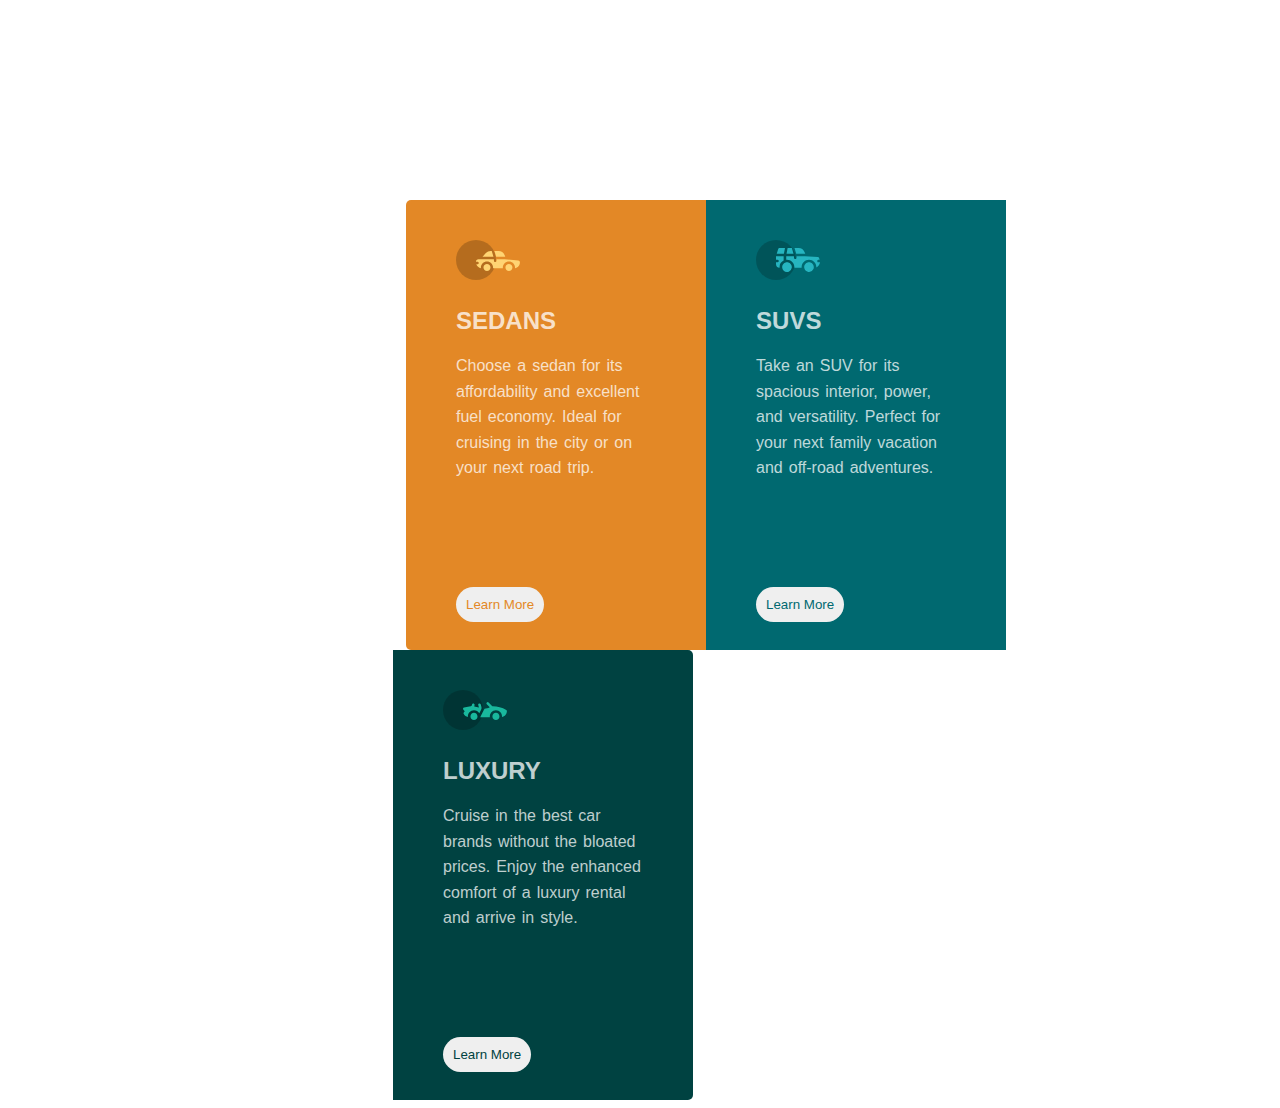
<file: index.html>
<!DOCTYPE html>
<html lang="en">
<head>
    <meta charset="UTF-8">
    <meta http-equiv="X-UA-Compatible" content="IE=edge">
    <meta name="viewport" content="width=device-width, initial-scale=1.0">
    <title>
    Lilian's 3-column preview</title> 
    <link rel="stylesheet" href="index.css">
</head>
<body>
<div class="sedans">
    <img src="icon-sedans.svg" alt="sedan icon">
    <h2 class="heading">SEDANS</h2>
    <p>Choose a sedan for its affordability and excellent fuel economy. Ideal for cruising in the city or on your next road trip. </p>

    <button class="butt1"><a href="#" class="link1">Learn More</a></button>
    </div>
    <div class="suvs">
        <img src="icon-suvs.svg" alt="suv icon">
        <h2 class="heading">SUVS</h2> <p>Take an SUV for its spacious interior, power, and versatility. Perfect for your next family vacation and off-road adventures. </p>
        <button class="butt2"><a href="#" class="link2">Learn More</a></button>
</div>
    <div class="luxury">
        <img src="icon-luxury.svg" alt="luxury icon"> <h2 class="heading">LUXURY</h2> <p>  Cruise in the best car brands without the bloated prices. Enjoy the enhanced comfort of a luxury rental and arrive in style. </p>
        <button class="butt3"><a href="#" class="link3">Learn More</a></button>
</div>

</body>
</html>
</file>
<file: index.css>
body {
        margin-top: 200px;
        margin-left: 400px;
        font-size: 16px;
        font-family: 'Lexend Deca', sans-serif;
        word-spacing: 0.1rem;
        line-height: 1.6rem;
    }

    .sedans {
        box-sizing: border-box;
        width: 300px;
        height: 450px;
        background: hsl(31, 77%, 52%);
        color: hsla(0, 0%, 100%, 0.75);
        display: inline-block;
        padding: 40px 50px;
        transform: translateX(6px);
        border-bottom-left-radius: 5px;
        border-top-left-radius: 5px;
    }

    .suvs {
        box-sizing: border-box;
        width: 300px;
        height: 450px;
        background: hsl(184, 100%, 22%);
        color: hsla(0, 0%, 100%, 0.75);
        display: inline-block;
        padding: 40px 50px;
    }

    .luxury {
        box-sizing: border-box;
        width: 300px;
        height: 450px;
        background: hsl(179, 100%, 13%);
        color: hsla(0, 0%, 100%, 0.75);
        display: inline-block;
        padding: 40px 50px;
        margin-left: 0px;
        transform: translateX(-7px);
        border-bottom-right-radius: 5px;
        border-top-right-radius: 5px;
    }

    .butt1 {
        margin-top: 90px;
        padding: 10px;
        border-radius: 30px;
        /* border-color: hsl(31, 77%, 52%); */
        border-style: none;
    }

    .butt2 {
        margin-top: 90px;
        padding: 10px;
        border-radius: 30px;
        border-style: none;
    }

    .butt3 {
        margin-top: 90px;
        padding: 10px;
        border-radius: 30px;
        border-style: none;
    }

    .link1 {
        text-decoration: none;
        color: hsl(31, 77%, 52%);
    }

    .link2 {
        text-decoration: none;
        color: hsl(184, 100%, 22%);
    }

    .link3 {
        text-decoration: none;
        color: hsl(179, 100%, 13%);
    }

    .butt1:hover {
        background: hsl(31, 77%, 52%);
        border-style: solid;
        border-color: hsla(0, 0%, 100%, 0.75);
        /* color: hsla(0, 0%, 100%, 0.75);
    text-decoration: none; */
    }

    .butt2:hover {
        background: hsl(184, 100%, 22%);
        border-style: solid;
        border-color: hsla(0, 0%, 100%, 0.75);
    }

    .butt3:hover {
        background: hsl(179, 100%, 13%);
        border-style: solid;
        border-color: hsla(0, 0%, 100%, 0.75);
    }

    .link1:hover {
        color: hsla(0, 0%, 100%, 0.75);
        background: hsl(31, 77%, 52%);
    }

    .link2:hover {
        color: hsla(0, 0%, 100%, 0.75);
        background: hsl(184, 100%, 22%);
    }

    .link3:hover {
        background: hsl(179, 100%, 13%);
        color: hsla(0, 0%, 100%, 0.75);
    }
/* @media screen and (max-width:768px) {
    body {
        margin-top: 10px;
            margin-left: 75px;
            font-size: 14px;
            font-family: 'Lexend Deca', sans-serif;
            word-spacing: 0.1rem;
            line-height: 1.3;
    }
    .sedans {
        box-sizing: border-box;
            width: 250px;
            height: 280px;
            background: hsl(31, 77%, 52%);
            color: hsla(0, 0%, 100%, 0.75);
            display: inline-block;
            padding: 20px 40px;
            transform: translateX(6px);
            border-top-right-radius: 5px;
            border-top-left-radius: 5px;
            border-bottom-left-radius: 0%;
        }
        .h2 {
            display: block;
                font-size: 1.2em;
                margin-block-start: 0.83em;
                margin-block-end: 0.83em;
                margin-inline-start: 0px;
                margin-inline-end: 0px;
                font-weight: bold;
        }
        p {
                display: block;
                    margin-block-start: 1em;
                    margin-block-end: 1em;
                    margin-inline-start: 0px;
                    margin-inline-end: 0

        }
        .butt1  {
                    margin-top: 5px;
                    padding: 10px;
                    border-radius: 30px;
                    /* border-color: hsl(31, 77%, 52%); */
                    /* border-style: none;
        } */
        /* .butt2 {
                    margin-top: 5px;
                    padding: 10px;
                    border-radius: 30px;
                    /* border-color: hsl(31, 77%, 52%); */
            /* border-style: none; */
                /* } */
        /* .butt3 {
        margin-top: 5px;
        padding: 10px;
        border-radius: 30px;
    /* border-color: hsl(31, 77%, 52%); */
        /* border-style: none; */
        /* } */
        /* .suvs {
    box-sizing: border-box;
    width: 250px;
    height: 280px;
    background: hsl(184, 100%, 22%);
    color: hsla(0, 0%, 100%, 0.75);
    display: inline-block;
    padding: 20px 40px;
    transform: translateX(6px); */

    /* border-top-right-radius: 5px;
    border-top-left-radius: 5px; */
        /* } */
    /* .luxury {
    box-sizing: border-box;
    width: 250px;
    height: 300px;
    background: hsl(179, 100%, 13%);
    color: hsla(0, 0%, 100%, 0.75);
    display: inline-block;
    padding: 20px 40px;
    transform: translateX(6px);
    border-bottom-right-radius: 5px;
    border-bottom-left-radius: 5px;
    border-top-right-radius: 0%;
    margin-top: -1px;
    } */
/* } */
</file>
